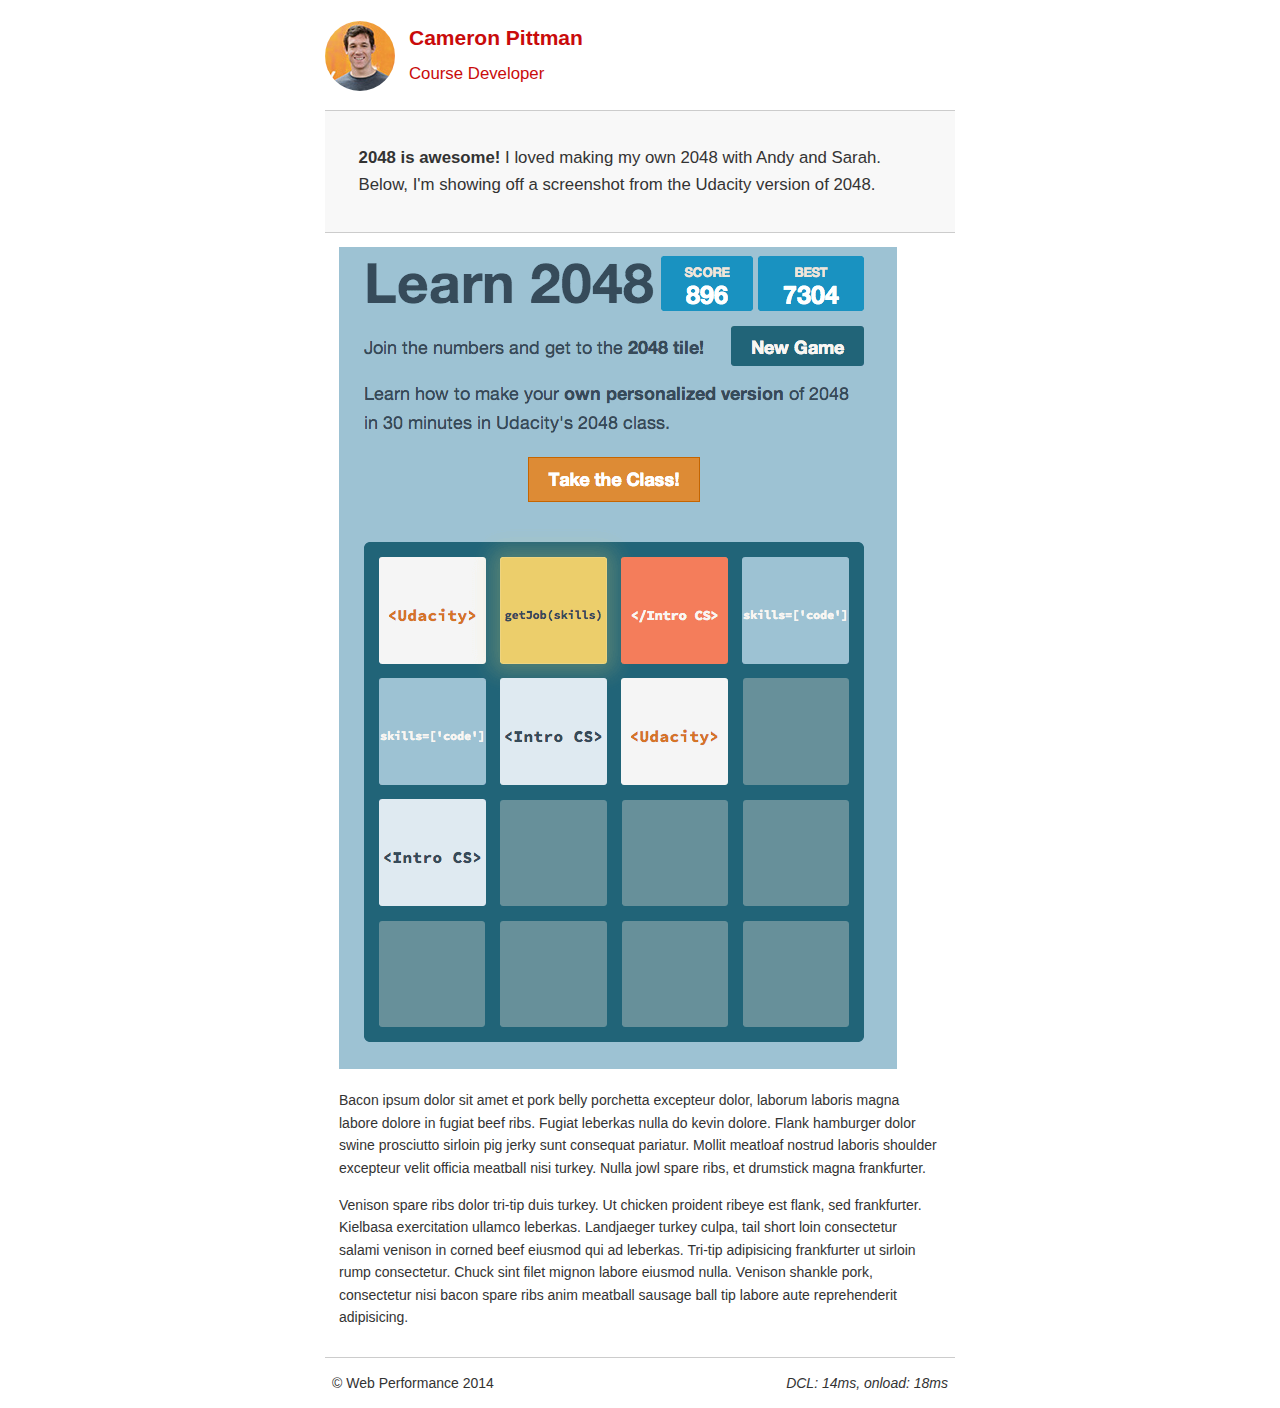
<file: my-frontend-website-optimization 2/project-2048.html>
<!DOCTYPE html>
<html lang="en">
  <head>
    <meta charset="utf-8">
    <meta name="viewport" content="width=device-width, initial-scale=1">
    <meta name="description" content=" FILL ME IN ">
    <meta name="author" content=" FILL ME IN ">
    <title>Cameron Pittman: Portfolio</title>

    <!-- Hmm, what is the impact of web fonts on speed? Measure it... -->
    <!-- <link href="//fonts.googleapis.com/css?family=Open+Sans:400,700" rel="stylesheet"> -->

    <link href="css/style.css" rel="stylesheet">
    <link href="css/print.css" rel="stylesheet">

    <script>
      (function(w,g){w['GoogleAnalyticsObject']=g;
      w[g]=w[g]||function(){(w[g].q=w[g].q||[]).push(arguments)};w[g].l=1*new Date();})(window,'ga');

      // Optional TODO: replace with your Google Analytics profile ID.
      ga('create', 'UA-XXXX-Y');
      ga('send', 'pageview');
    </script>
    <script src="//www.google-analytics.com/analytics.js"></script>
    <script src="js/perfmatters.js"></script>
  </head>

  <body>
    <header>
      <a href="/"><img src="img/profilepic.jpg"></a>
      <p>Cameron Pittman<br><span>Course Developer</span></p>
    </header>

    <div class="container">
      <div class="hero">
        <strong>2048 is awesome!</strong> I loved making my own 2048 with Andy and Sarah. Below, I'm showing off a screenshot from the Udacity version of 2048.
      </div>

      <div class="content">

        <img class="img-responsive" src="img/2048.png">

        <p>Bacon ipsum dolor sit amet et pork belly porchetta excepteur dolor, laborum laboris magna labore dolore in fugiat beef ribs. Fugiat leberkas nulla do kevin dolore. Flank hamburger dolor swine prosciutto sirloin pig jerky sunt consequat pariatur. Mollit meatloaf nostrud laboris shoulder excepteur velit officia meatball nisi turkey. Nulla jowl spare ribs, et drumstick magna frankfurter.</p>

        <p>Venison spare ribs dolor tri-tip duis turkey. Ut chicken proident ribeye est flank, sed frankfurter. Kielbasa exercitation ullamco leberkas. Landjaeger turkey culpa, tail short loin consectetur salami venison in corned beef eiusmod qui ad leberkas. Tri-tip adipisicing frankfurter ut sirloin rump consectetur. Chuck sint filet mignon labore eiusmod nulla. Venison shankle pork, consectetur nisi bacon spare ribs anim meatball sausage ball tip labore aute reprehenderit adipisicing.</p>

    </div>

    <footer>
      <p>&copy; Web Performance 2014 <span id="crp-stats"></span></p>
    </footer>
  </body>
</html>
</file>
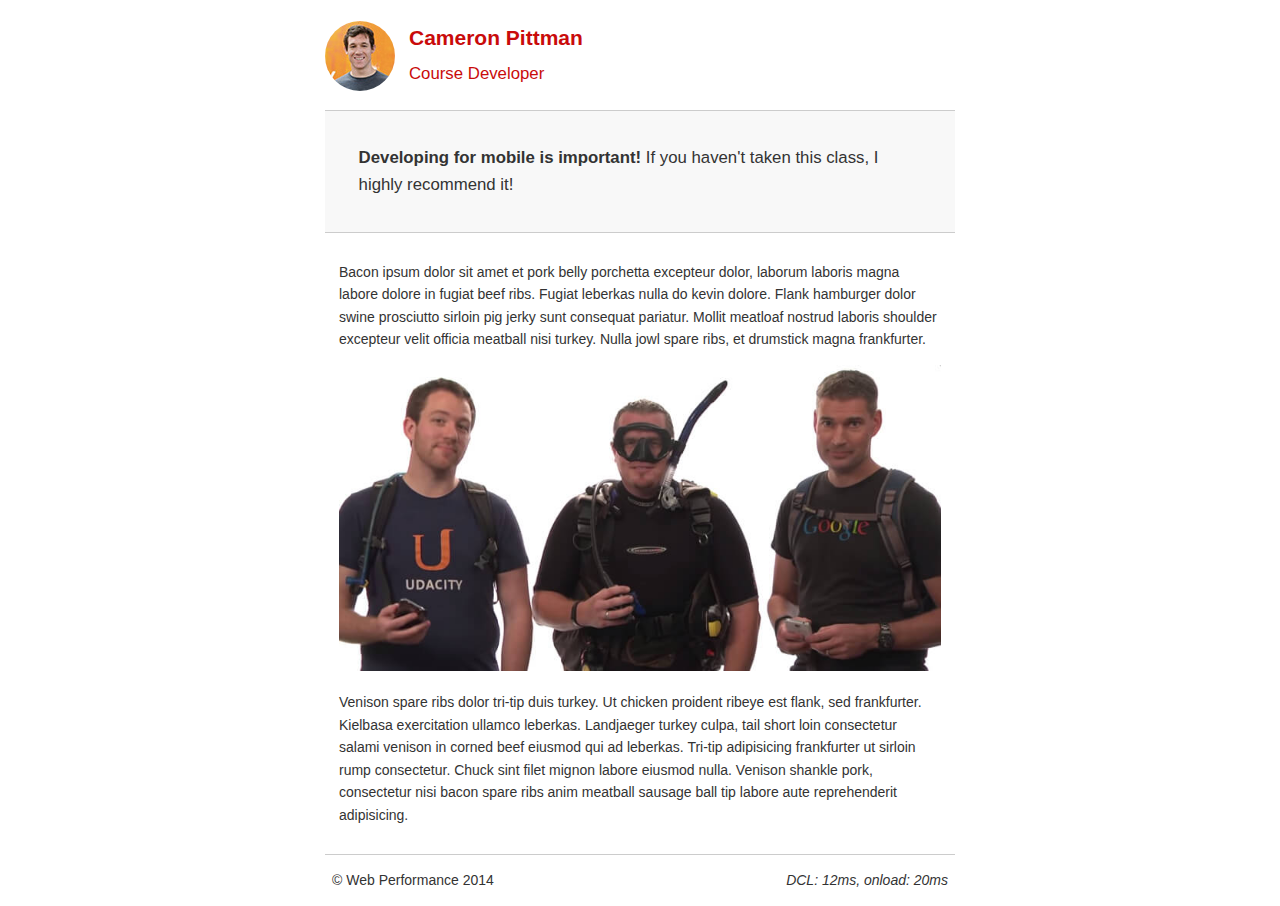
<file: my-frontend-website-optimization 2/project-mobile.html>
<!DOCTYPE html>
<html lang="en">
  <head>
    <meta charset="utf-8">
    <meta name="viewport" content="width=device-width, initial-scale=1">
    <meta name="description" content=" FILL ME IN ">
    <meta name="author" content=" FILL ME IN ">
    <title>Cameron Pitman: Portfolio</title>

    <!-- Hmm, what is the impact of web fonts on speed? Measure it... -->
    <!-- <link href="//fonts.googleapis.com/css?family=Open+Sans:400,700" rel="stylesheet"> -->

    <link href="css/style.css" rel="stylesheet">
    <link href="css/print.css" rel="stylesheet">

    <script>
      (function(w,g){w['GoogleAnalyticsObject']=g;
      w[g]=w[g]||function(){(w[g].q=w[g].q||[]).push(arguments)};w[g].l=1*new Date();})(window,'ga');

      // Optional TODO: replace with your Google Analytics profile ID.
      ga('create', 'UA-XXXX-Y');
      ga('send', 'pageview');
    </script>
    <script src="http://www.google-analytics.com/analytics.js"></script>
    <script async src="js/perfmatters.js"></script>
  </head>

  <body>
    <header>
      <a href="/"><img src="img/profilepic.jpg"></a>
      <p>Cameron Pittman<br><span>Course Developer</span></p>
    </header>

    <div class="container">
      <div class="hero">
        <strong>Developing for mobile is important!</strong> If you haven't taken this class, I highly recommend it!
      </div>

      <div class="content">

        <p>Bacon ipsum dolor sit amet et pork belly porchetta excepteur dolor, laborum laboris magna labore dolore in fugiat beef ribs. Fugiat leberkas nulla do kevin dolore. Flank hamburger dolor swine prosciutto sirloin pig jerky sunt consequat pariatur. Mollit meatloaf nostrud laboris shoulder excepteur velit officia meatball nisi turkey. Nulla jowl spare ribs, et drumstick magna frankfurter.</p>

        <img src="img/mobilewebdev.jpg">

        <p>Venison spare ribs dolor tri-tip duis turkey. Ut chicken proident ribeye est flank, sed frankfurter. Kielbasa exercitation ullamco leberkas. Landjaeger turkey culpa, tail short loin consectetur salami venison in corned beef eiusmod qui ad leberkas. Tri-tip adipisicing frankfurter ut sirloin rump consectetur. Chuck sint filet mignon labore eiusmod nulla. Venison shankle pork, consectetur nisi bacon spare ribs anim meatball sausage ball tip labore aute reprehenderit adipisicing.</p>

    </div>

    <footer>
      <p>&copy; Web Performance 2014 <span id="crp-stats"></span></p>
    </footer>
  </body>
</html>
</file>
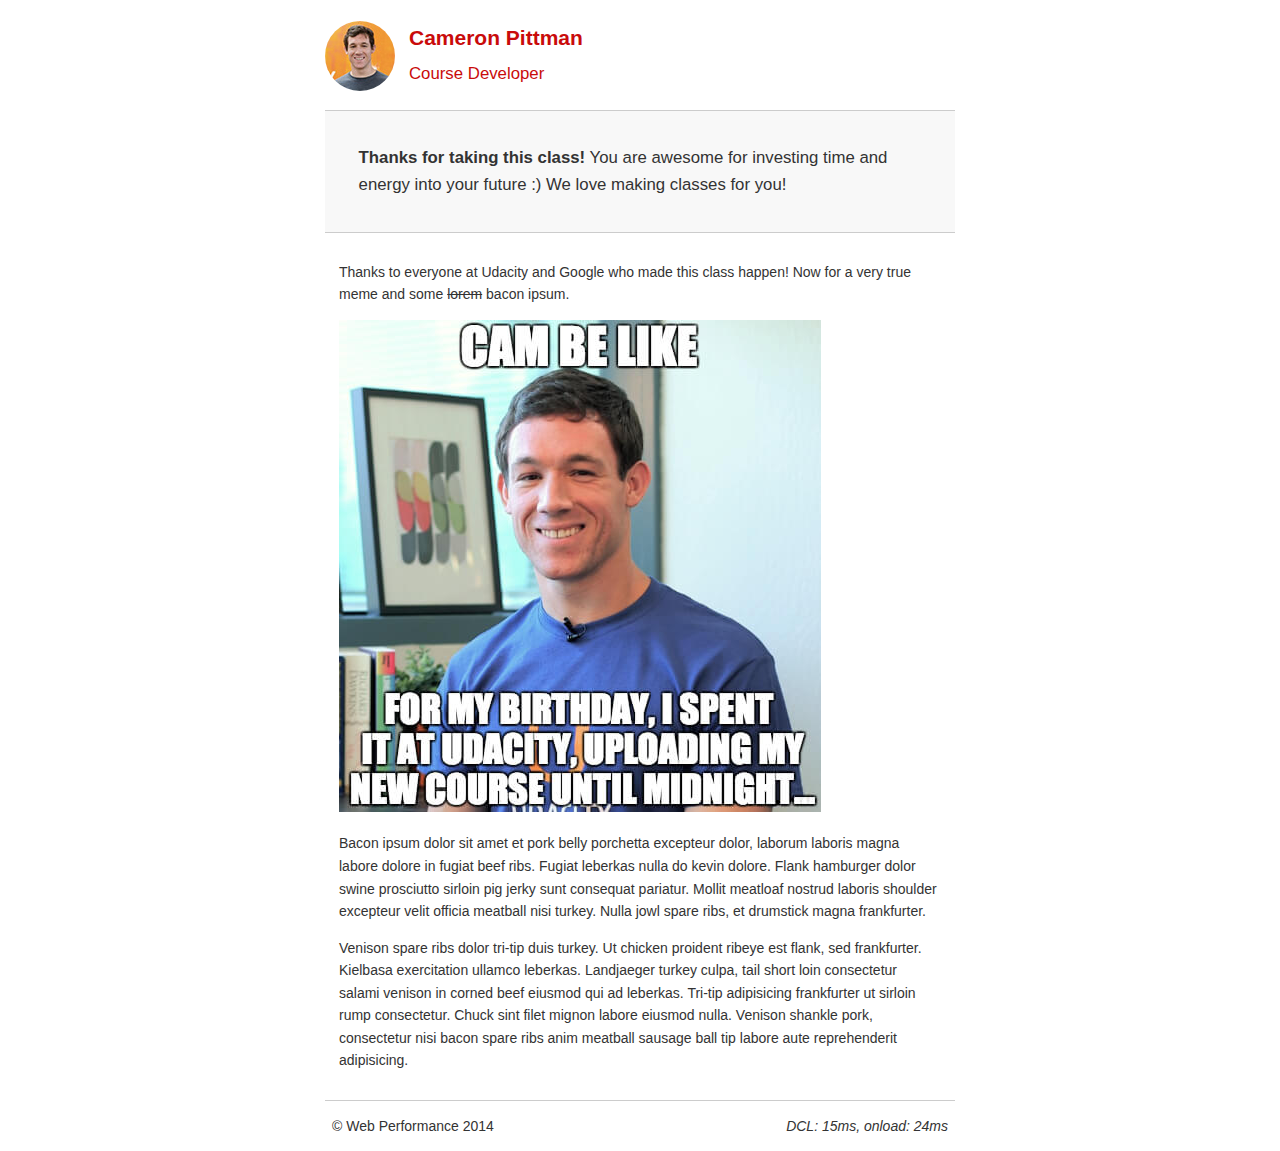
<file: my-frontend-website-optimization 2/project-webperf.html>
<!DOCTYPE html>
<html lang="en">
  <head>
    <meta charset="utf-8">
    <meta name="viewport" content="width=device-width, initial-scale=1">
    <meta name="description" content=" FILL ME IN ">
    <meta name="author" content=" FILL ME IN ">
    <title>Cameron Pittman: Portfolio</title>

    <!-- Hmm, what is the impact of web fonts on speed? Measure it... -->
    <!-- <link href="//fonts.googleapis.com/css?family=Open+Sans:400,700" rel="stylesheet"> -->

    <link href="css/style.css" rel="stylesheet">
    <link href="css/print.css" rel="stylesheet">

    <script>
      (function(w,g){w['GoogleAnalyticsObject']=g;
      w[g]=w[g]||function(){(w[g].q=w[g].q||[]).push(arguments)};w[g].l=1*new Date();})(window,'ga');

      // Optional TODO: replace with your Google Analytics profile ID.
      ga('create', 'UA-XXXX-Y');
      ga('send', 'pageview');
    </script>
    <script src="http://www.google-analytics.com/analytics.js"></script>
    <script async src="js/perfmatters.js"></script>
  </head>

  <body>
    <header>
      <a href="/"><img src="img/profilepic.jpg"></a>
      <p>Cameron Pittman<br><span>Course Developer</span></p>
    </header>

    <div class="container">
      <div class="hero">
        <strong>Thanks for taking this class!</strong> You are awesome for investing time and energy into your future :) We love making classes for you!
      </div>

      <div class="content">

        <p>Thanks to everyone at Udacity and Google who made this class happen! Now for a very true meme and some <strike>lorem</strike> bacon ipsum.</p>

        <img src="img/cam_be_like.jpg">

        <p>Bacon ipsum dolor sit amet et pork belly porchetta excepteur dolor, laborum laboris magna labore dolore in fugiat beef ribs. Fugiat leberkas nulla do kevin dolore. Flank hamburger dolor swine prosciutto sirloin pig jerky sunt consequat pariatur. Mollit meatloaf nostrud laboris shoulder excepteur velit officia meatball nisi turkey. Nulla jowl spare ribs, et drumstick magna frankfurter.</p>

        <p>Venison spare ribs dolor tri-tip duis turkey. Ut chicken proident ribeye est flank, sed frankfurter. Kielbasa exercitation ullamco leberkas. Landjaeger turkey culpa, tail short loin consectetur salami venison in corned beef eiusmod qui ad leberkas. Tri-tip adipisicing frankfurter ut sirloin rump consectetur. Chuck sint filet mignon labore eiusmod nulla. Venison shankle pork, consectetur nisi bacon spare ribs anim meatball sausage ball tip labore aute reprehenderit adipisicing.</p>

    </div>

    <footer>
      <p>&copy; Web Performance 2014 <span id="crp-stats"></span></p>
    </footer>
  </body>
</html>
</file>
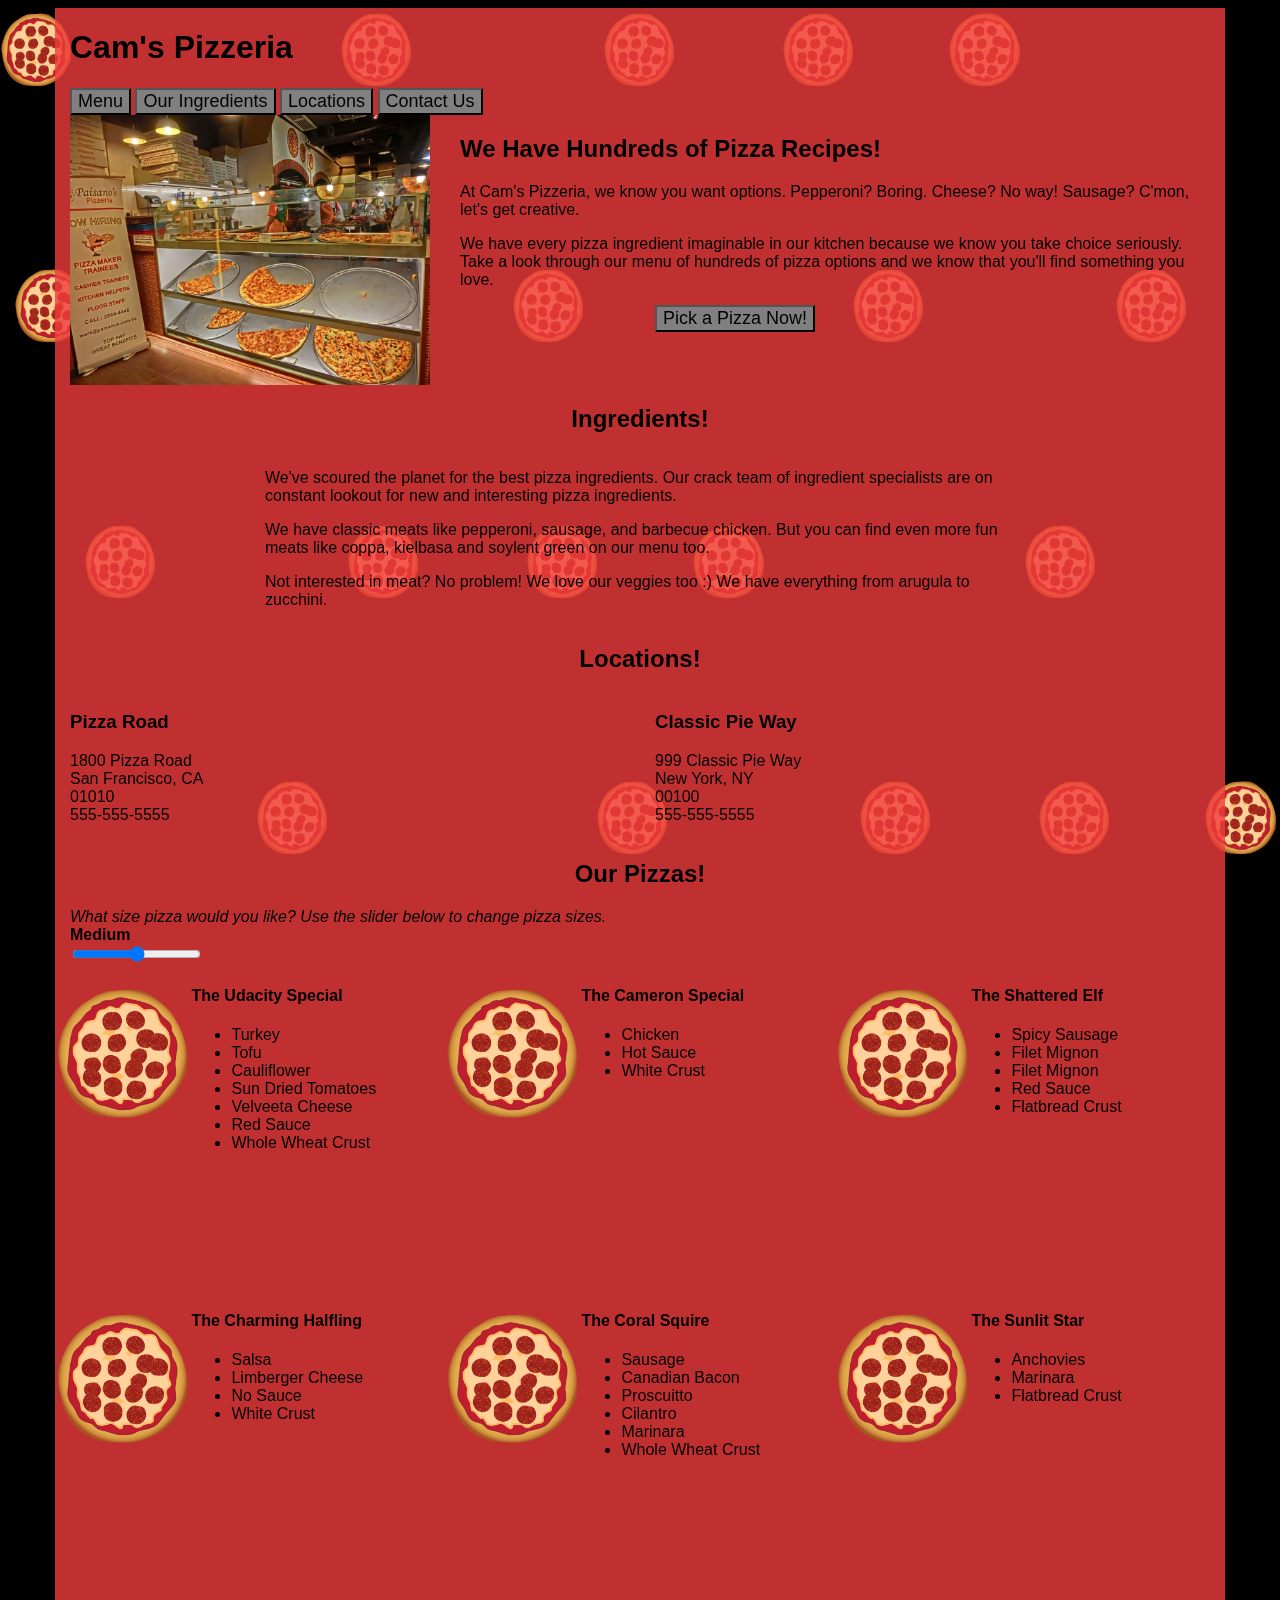
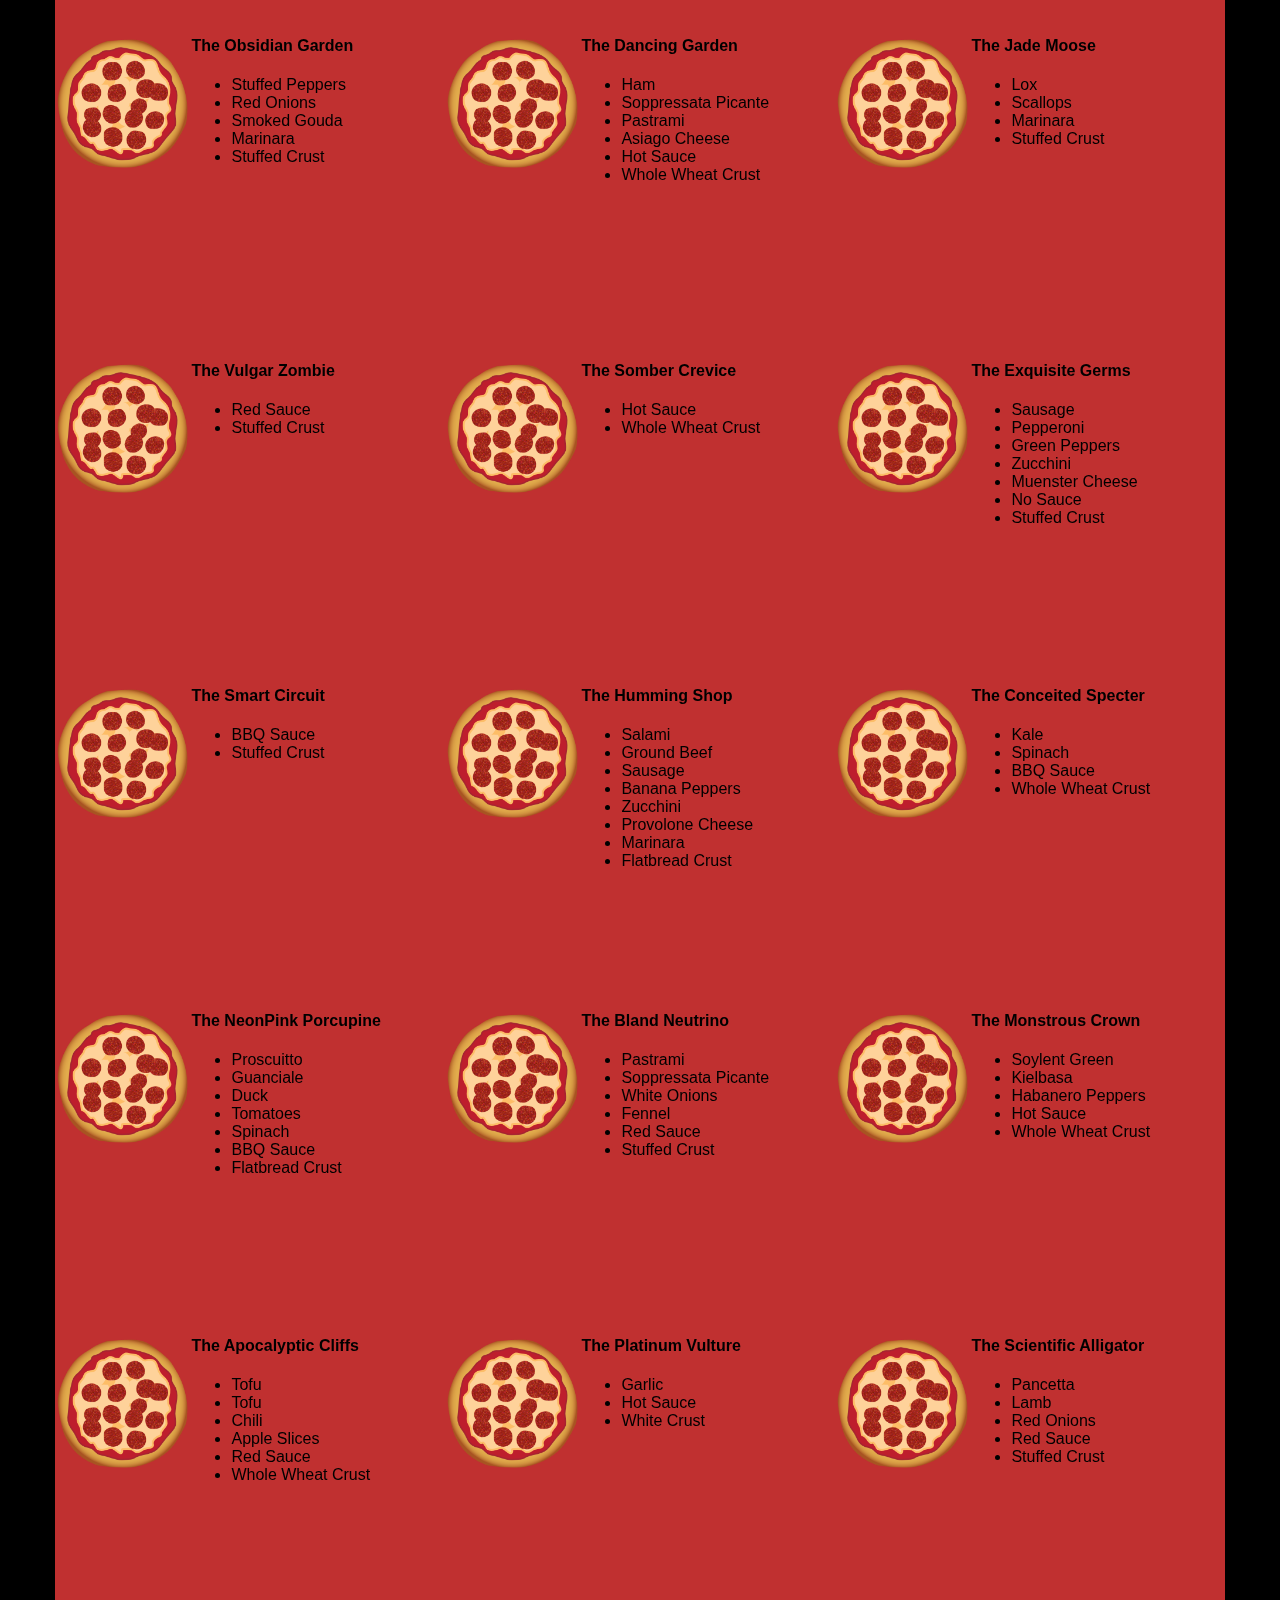
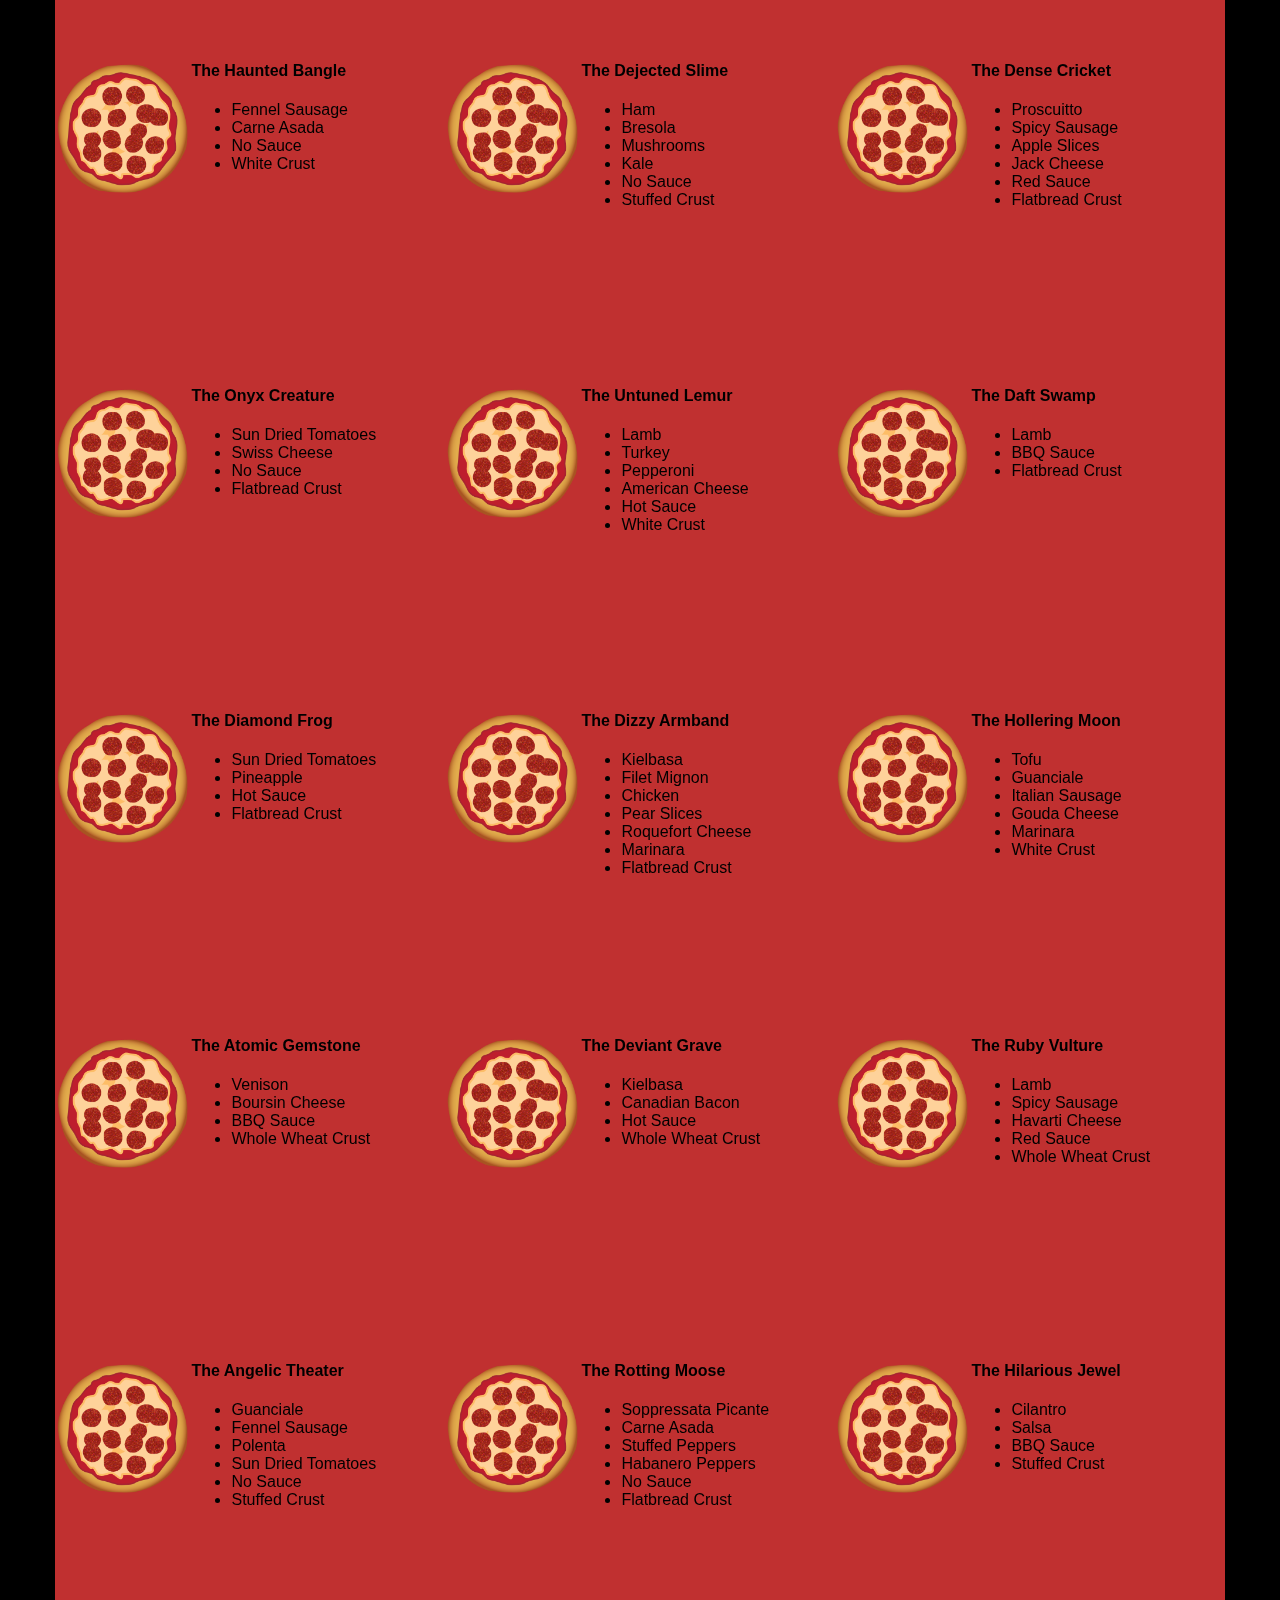
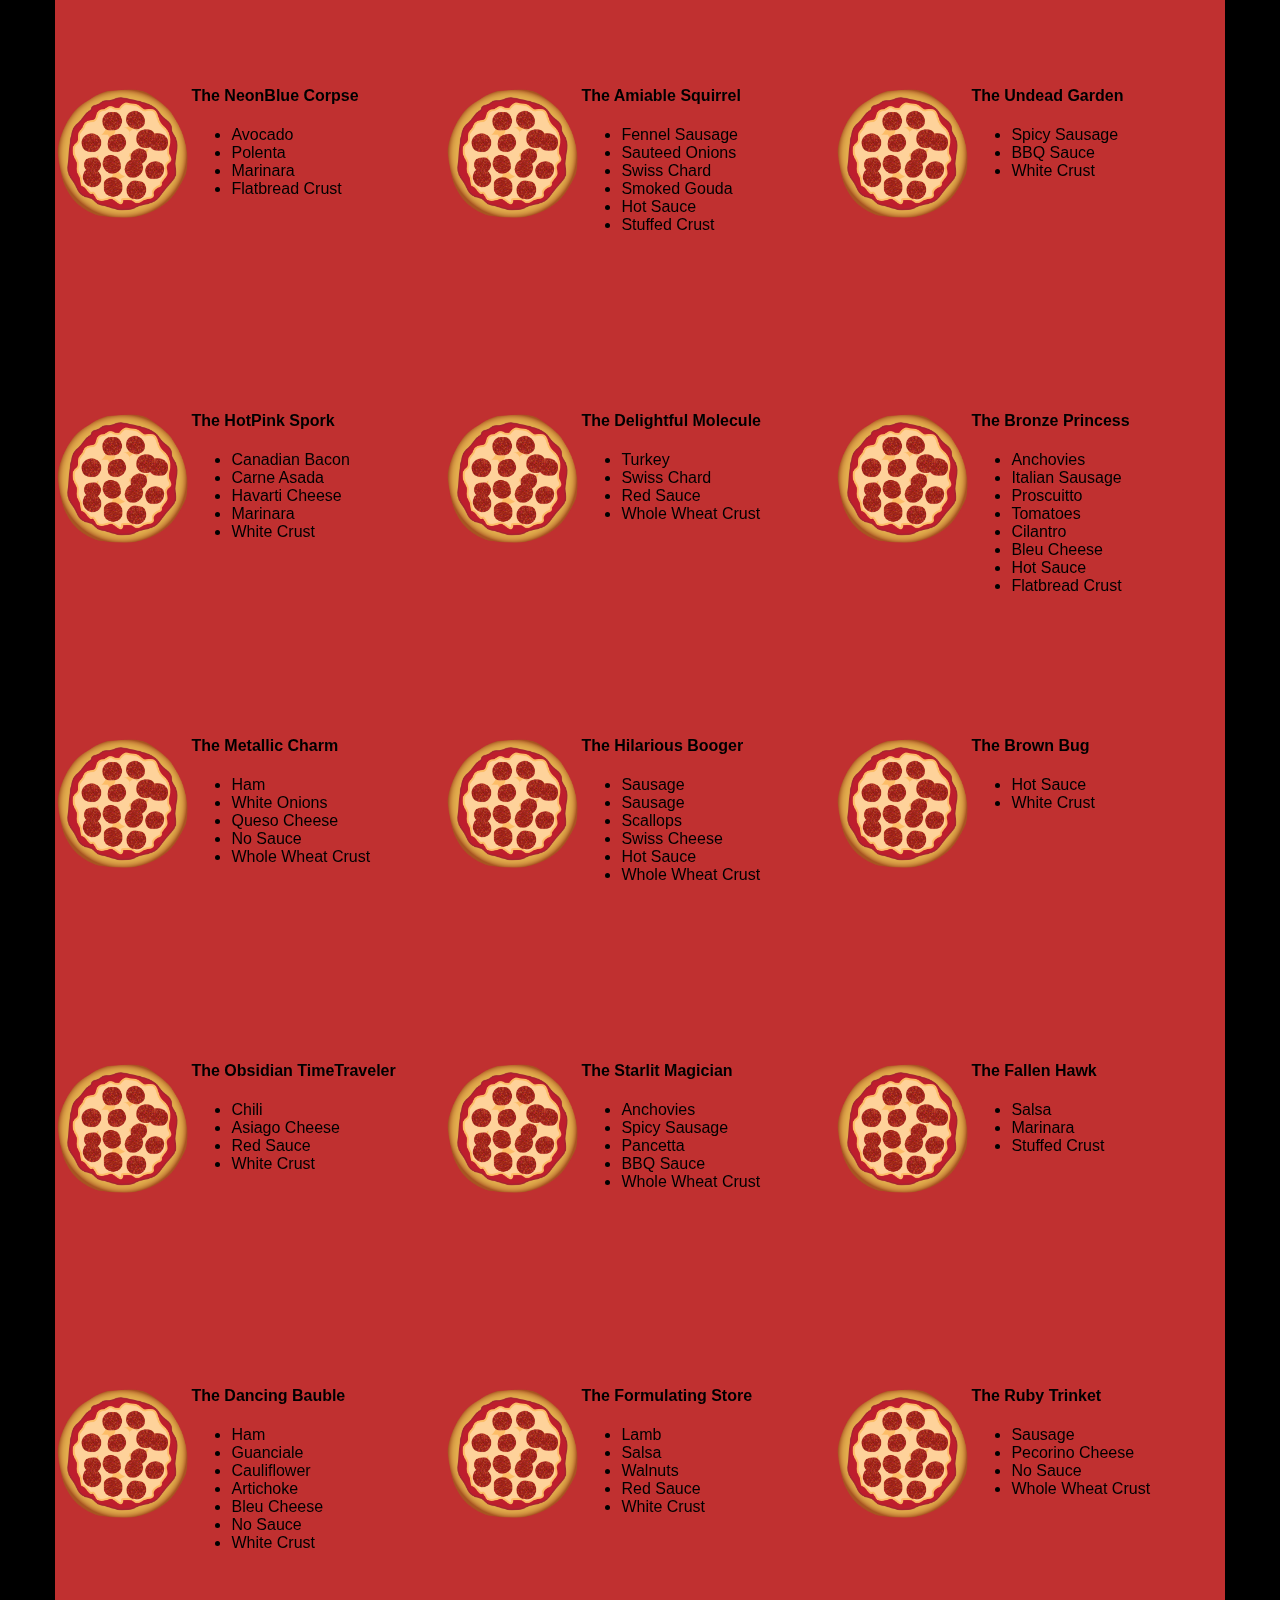
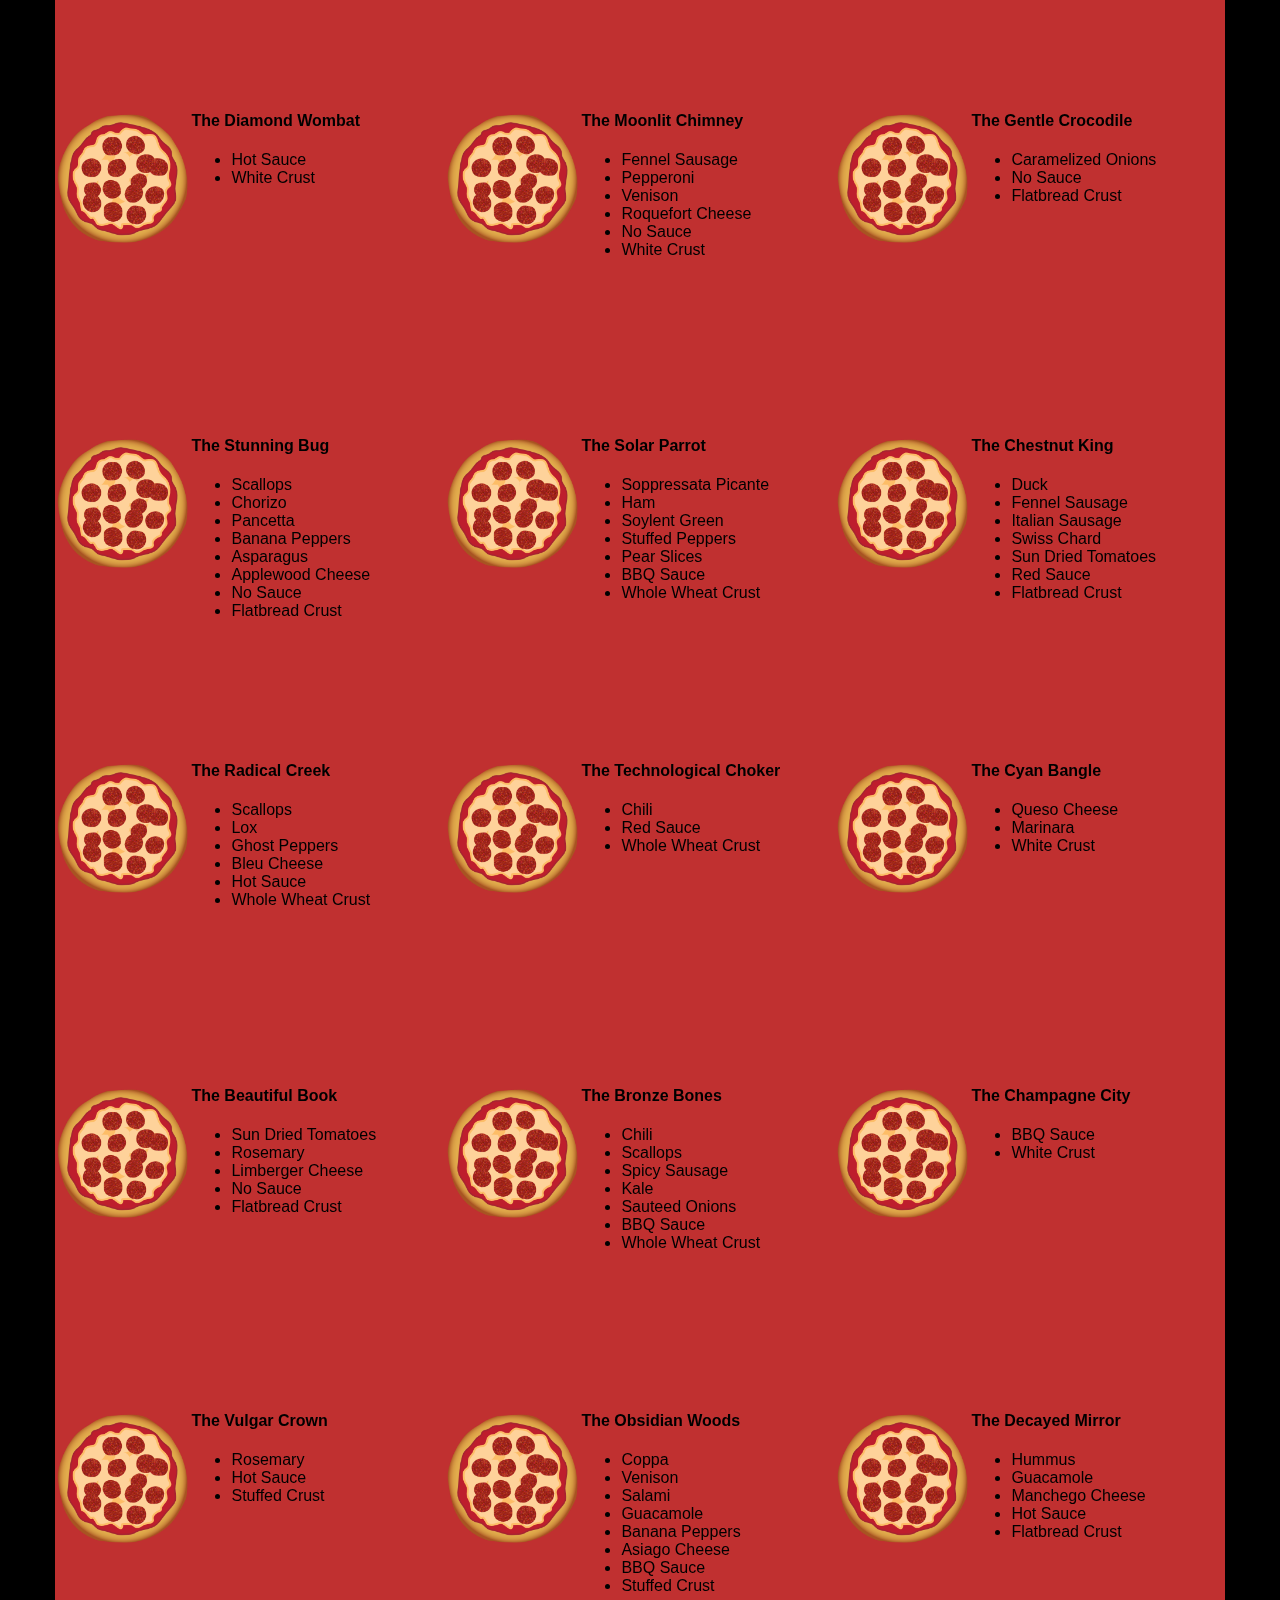
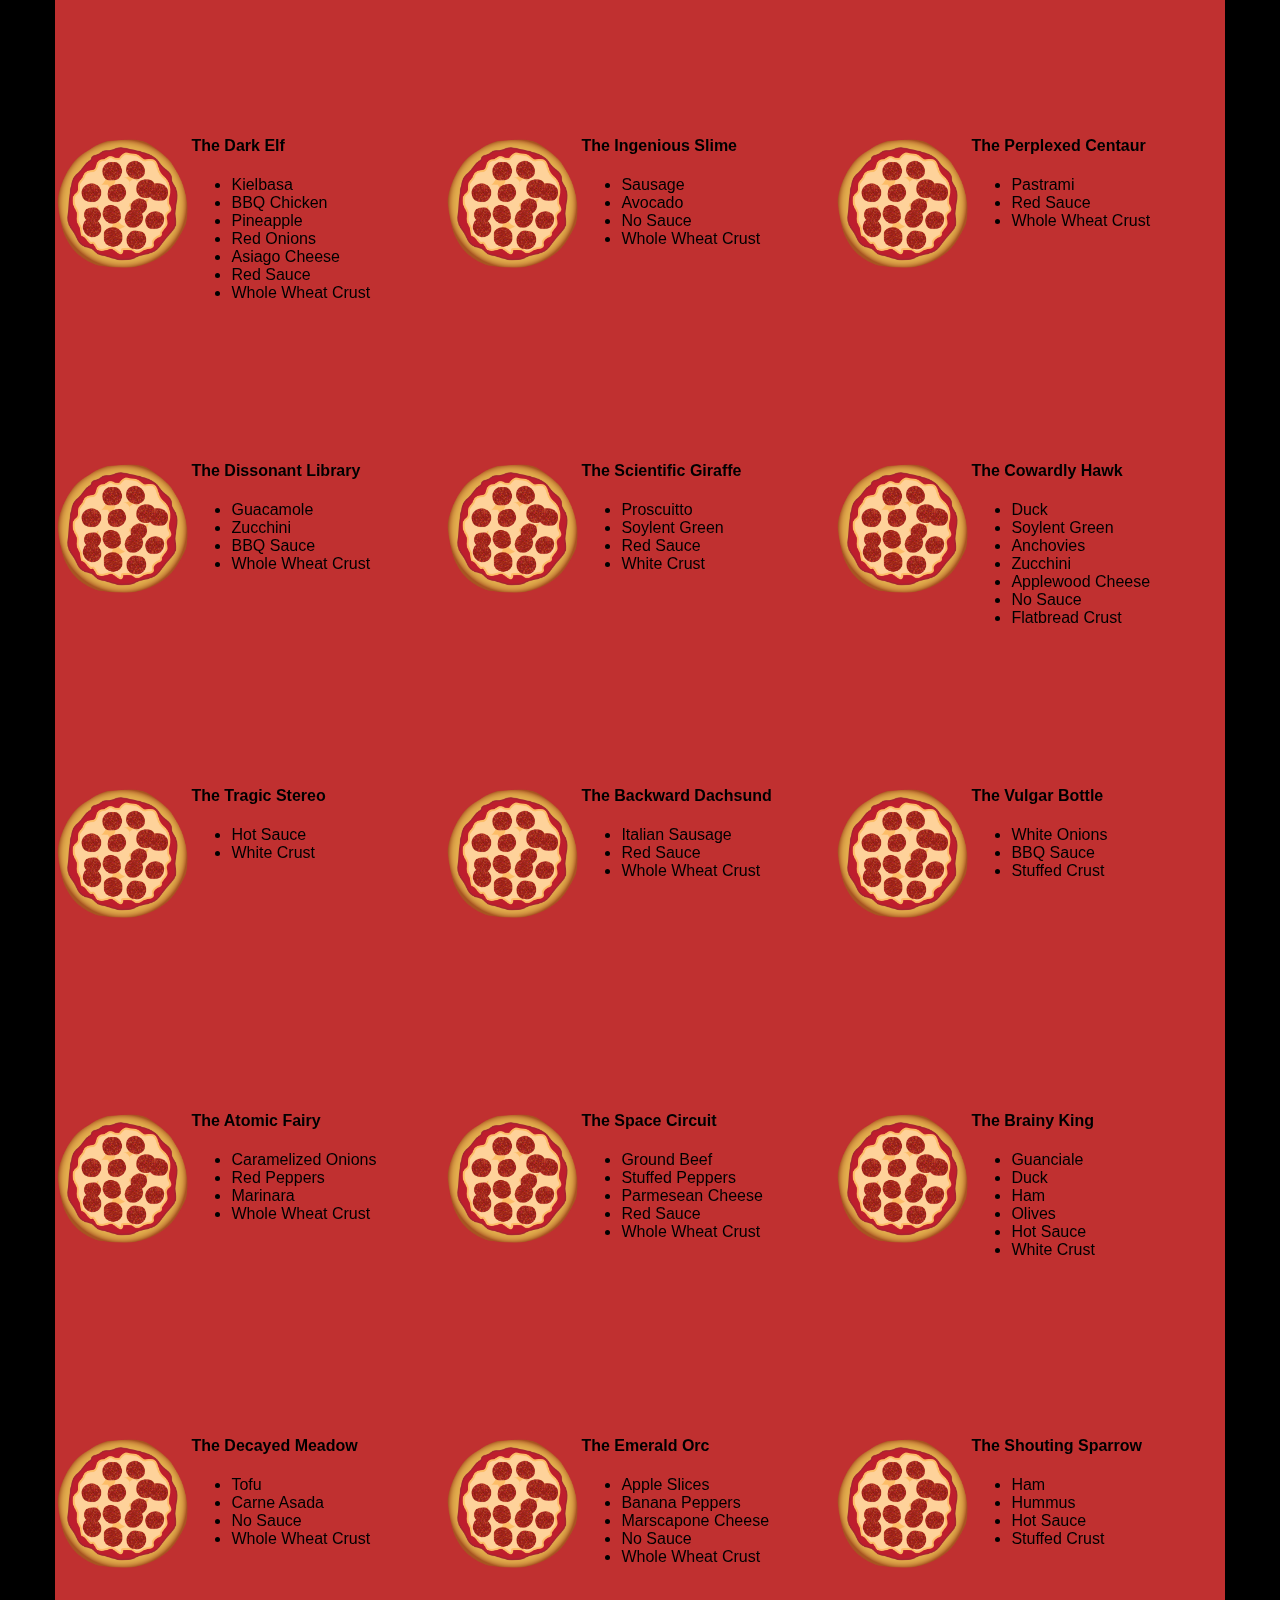
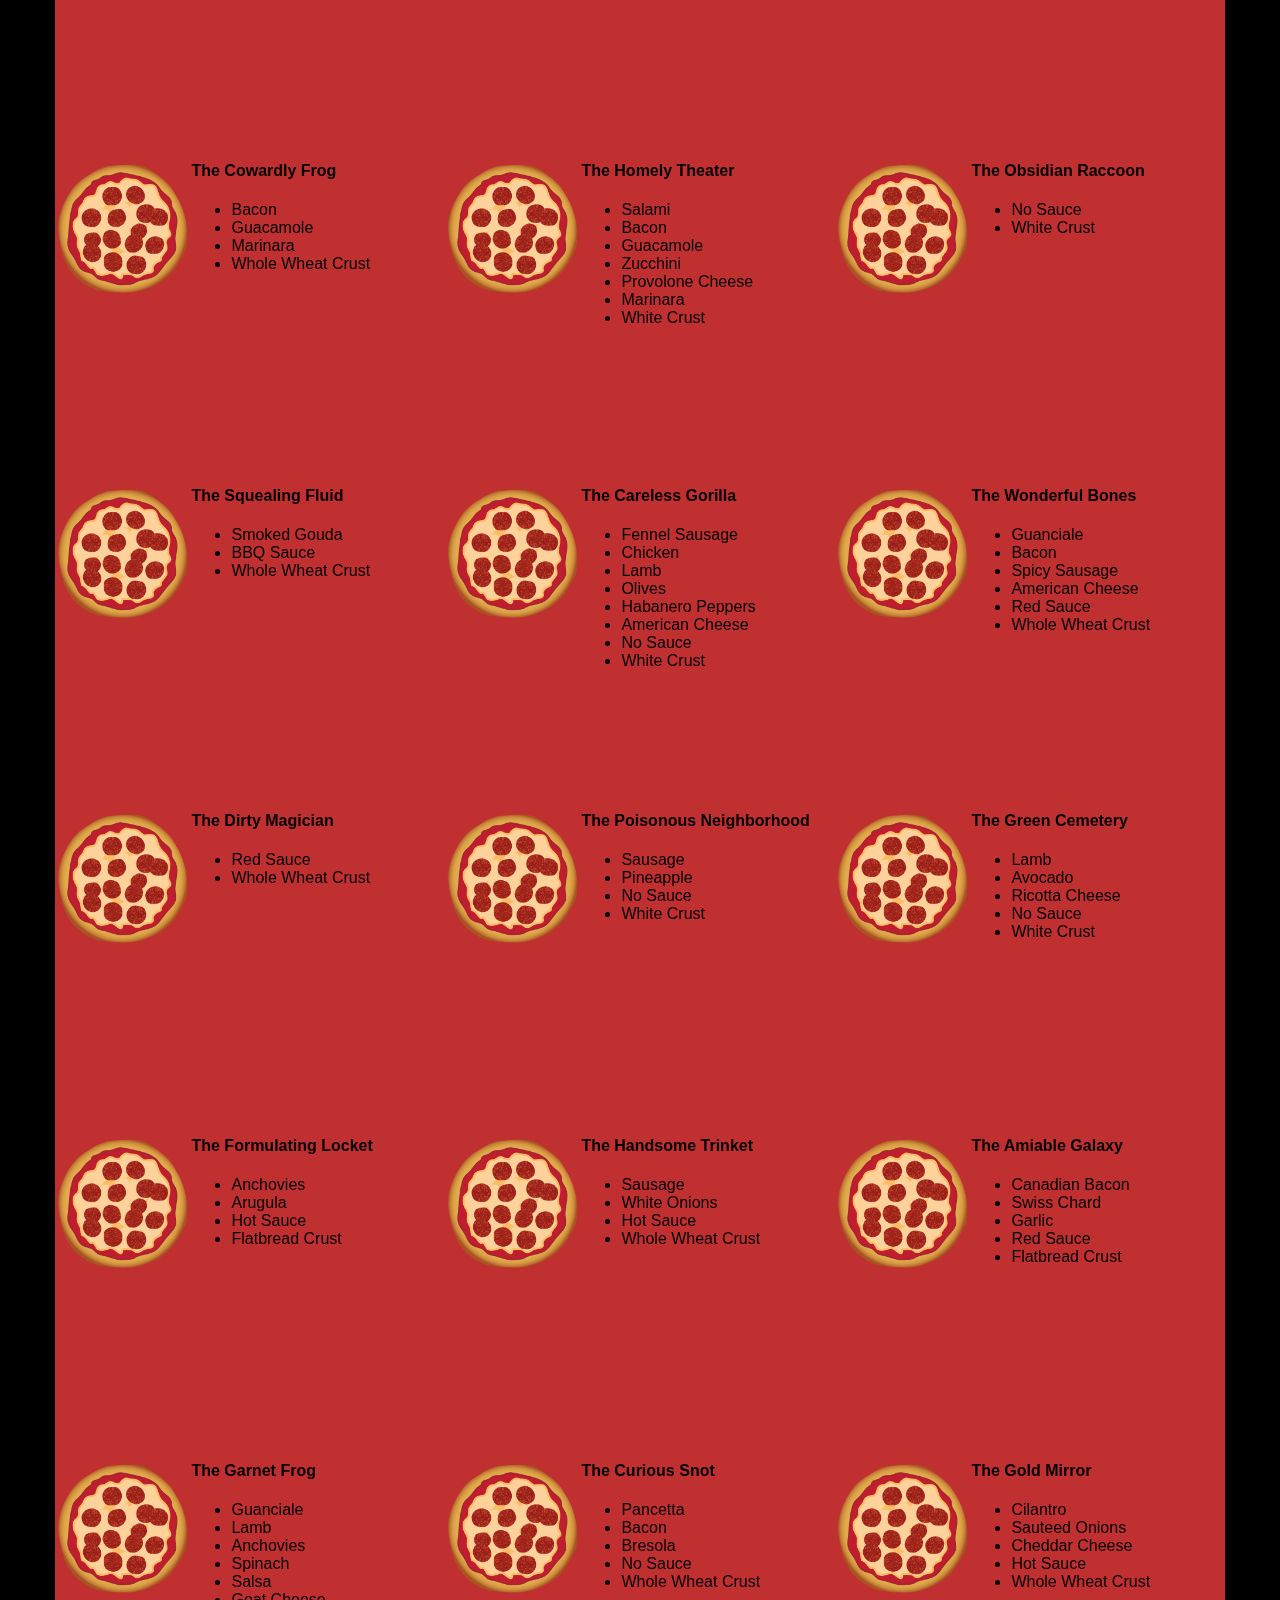
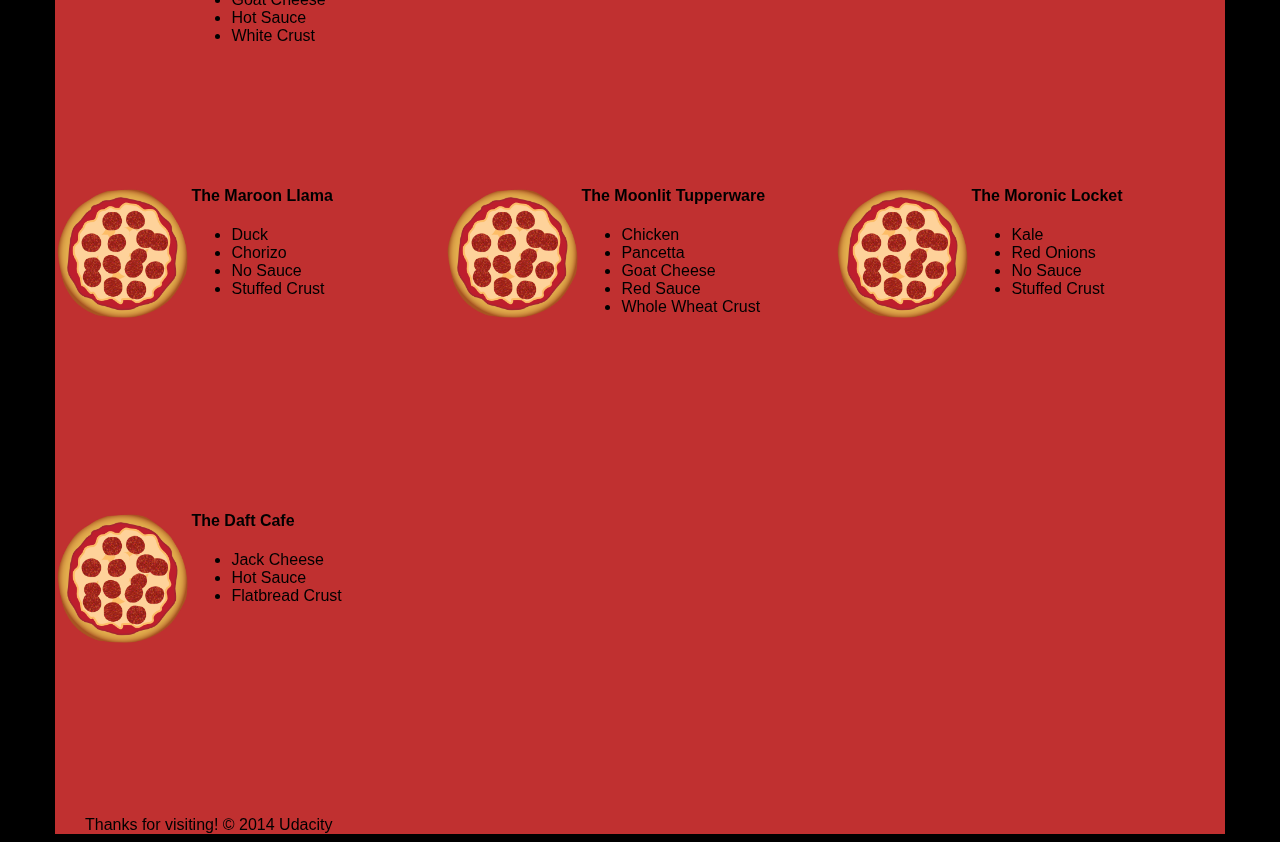
<file: my-frontend-website-optimization 2/views/pizza.html>
<!DOCTYPE HTML>
<html>
<head>
<!--  <link rel="stylesheet" href="css/style.css"> -->
  <style>
    *{-webkit-box-sizing:border-box;-moz-box-sizing:border-box;-box-sizing:border-box}body{font-family:"Trebuchet MS",Helvetica,sans-serif;background:#000}input{background:grey;font-size:18px}form{display:inline-block}.centered{text-align:center}#pizzaSize{font-weight:800}.mover{position:fixed;width:256px;z-index:-1}.randomPizzaContainer{float:left;display:flex}.randomPizzaContainer:after{content:"";display:table;clear:both}.container{background-color:rgba(240,60,60,.8)}
  </style>

  <link rel="stylesheet" href="css/bootstrap-grid.css">
</head>

<body>
  <div class="container">
    <div id="header" class="row">
      <div class="col-md-6">
        <div class="row">
          <div class="col-md-12">
            <h1>Cam's Pizzeria</h1>
            <div class="row">
              <div id="menu" class="col-md-12">
                <form action="#randomPizzas">
                  <input type="submit" value="Menu">
                </form>
                <form action="#ingredients">
                  <input type="submit" value="Our Ingredients">
                </form>
                <form action="#locations">
                  <input type="submit" value="Locations">
                </form>
                <form action="#" onsubmit="alert('Thanks for clicking! This button doesn\'t do anything because this is a fake pizzeria :\)')">
                  <input type="submit" value="Contact Us">
                </form>
              </div>
            </div>
          </div>
        </div>
      </div>
      <div id="movingPizzas1" class="col-md-6">
      </div>
    </div>
    <div id="callToAction" class="row">
      <div class="col-md-4">
        <img src="images/pizzeria1.jpg" class="img-responsive"> <!-- Image credit to: http://commons.wikimedia.org/wiki/File:HK_TST_night_%E5%98%89%E8%98%AD%E9%81%93_Granville_Road_restaurant_Paisano's_Pizzeria_pizza_Dec-2013.JPG -->
      </div>
      <div class="col-md-8">
        <div class="row">
          <div class="col-md-12">
            <h2>We Have Hundreds of Pizza Recipes!</h2>
            <p>At Cam's Pizzeria, we know you want options. Pepperoni? Boring. Cheese? No way! Sausage? C'mon, let's get creative.</p>

            <p>We have every pizza ingredient imaginable in our kitchen because we know you take choice seriously. Take a look through our menu of hundreds of pizza options and we know that you'll find something you love.</p>
          </div>
        </div>
        <div class="row">
          <div class="col-md-6 col-md-push-3">
            <form action="#randomPizzas">
              <input type="submit" value="Pick a Pizza Now!">
            </form>
          </div>
        </div>
      </div>
    </div>
    <div id="ingredients" class="row">
      <div class="col-md-8 col-md-push-2">
        <div class="row">
          <div class="col-md-12 centered">
            <h2>Ingredients!</h2>
          </div>
        </div>
        <div class="row">
          <div class="col-md-12">
            <p>We've scoured the planet for the best pizza ingredients. Our crack team of ingredient specialists are on constant lookout for new and interesting pizza ingredients.</p>

            <p>We have classic meats like pepperoni, sausage, and barbecue chicken. But you can find even more fun meats like coppa, kielbasa and soylent green on our menu too.</p>

            <p>Not interested in meat? No problem! We love our veggies too :) We have everything from arugula to zucchini.</p>
          </div>
        </div>
      </div>
    </div>
    <div id="locations" class="row">
      <div class="col-md-12">
        <h2 style="text-align: center">Locations!</h2>
        <div class="row">
          <div class="col-md-6">
            <h3>Pizza Road</h3>
            <p>1800 Pizza Road<br>San Francisco, CA<br>01010<br>555-555-5555</p>
          </div>
          <div class="col-md-6">
            <h3>Classic Pie Way</h3>
            <p>999 Classic Pie Way<br>New York, NY<br>00100<br>555-555-5555</p>
          </div>
        </div>
      </div>
    </div>
    <div id="pizzaGenerator" class="row">
      <div class="col-md-12">
        <h2 style="text-align: center">Our Pizzas!</h2>
        <div class="row">
          <div class="col-md-12">
            <em>What size pizza would you like? Use the slider below to change pizza sizes.</em>
          </div>
          <div id="pizzaSize" class="col-md-6">Medium</div>
          <div class="col-md-12">
            <input id="sizeSlider" type="range" min="1" max="3" value="2" step="1" onchange="resizePizzas(this.value)"></input>
          </div>
        </div>
        <div id="randomPizzas" class="row">
          <div id="pizza0" class="randomPizzaContainer" style="width:33.33%; height: 325px;">
            <div style="width:35%">
              <img src="images/pizza.png" class="img-responsive">
            </div>
            <div style="width:65%">
              <h4>The Udacity Special</h4>
              <ul>
                <li>Turkey</li>
                <li>Tofu</li>
                <li>Cauliflower</li>
                <li>Sun Dried Tomatoes</li>
                <li>Velveeta Cheese</li>
                <li>Red Sauce</li>
                <li>Whole Wheat Crust</li>
              </ul>
            </div>
          </div>
          <div id="pizza1" class="randomPizzaContainer" style="width:33.33%; height: 325px;">
            <div style="width:35%">
              <img src="images/pizza.png" class="img-responsive">
            </div>
            <div style="width:65%">
              <h4>The Cameron Special</h4>
              <ul>
                <li>Chicken</li>
                <li>Hot Sauce</li>
                <li>White Crust</li>
              </ul>
            </div>
          </div>
        </div>
      </div>
    </div>
    <div id="footer" class="col-md-12">Thanks for visiting! &copy; 2014 Udacity</div>
  </div>
  <script type="text/javascript" src="js/main.js"></script>
</body>

</html>
</html>
</file>
<file: my-frontend-website-optimization 2/css/style.css>
html {
  font-size: 100%;
  overflow-y: scroll;
  -webkit-tap-highlight-color: rgba(0,0,0,0);
  -ms-text-size-adjust: 100%;
  -webkit-text-size-adjust: none;
}
body { margin: 0; font-size: 14px; line-height: 1.61; font-weight: 400; }
body, button, input, select, textarea { font-family: 'Open Sans', sans-serif; color: #333; }

a { color: #12C; }
a:visited { color: #61C; }
a:focus { outline: thin dotted; }
a:hover, a:active { color: #c00; outline: 0; }

b, strong { font-weight: bold; }
pre, code { font-family: monospace, monospace; font-size: 1em; }
ul, ol { margin: 1em 0; padding: 0 0 0 20px; }
img { border: 0; max-width: 100%; }

body { background: #fff; }
header, footer, .container { max-width: 45em; margin: 0 auto; }

header { padding: 0 0.5em; color: #C90B0B; }
header img { border-radius: 40px; float: left; }
header p { font-size:1.5em; font-weight: bold; padding-left: 4em;}
header p span { font-size: 0.8em; font-weight: normal;}

.hero { padding: 2em; background-color: #f8f8f8; font-size:1.2em;
  border-bottom: 1px solid #ccc;
  border-top: 1px solid #ccc;
}

.content { padding: 1em 1em; }
.content li { list-style-type: none; font-size: 1.1em;}
li img { float:left; padding-right: 1em; }
li p { font-size: 0.9em; font-style: italic; }

footer {
  padding: 0 0.5em;
  border-top: 1px solid #ccc;
}
footer span { float: right; font-style: italic; }

/* Smartphones (portrait) */
@media only screen and (max-width: 480px) {
  body { font-size: 12px;}
  header p { padding-left: 4.5em;}
}
</file>
<file: my-frontend-website-optimization 2/css/print.css>
@media print {
  * { background: transparent !important; color: black !important; text-shadow: none !important; filter:none !important; -ms-filter: none !important; }
  a, a:visited { color: #444 !important; text-decoration: underline; }
  a[href]:after { content: " (" attr(href) ")"; }
  tr, img { page-break-inside: avoid; }
  img { max-width: 100% !important; }
  @page { margin: 0.5cm; }
  p, h2, h3 { orphans: 3; widows: 3; }
  h2, h3{ page-break-after: avoid; }
}
</file>
<file: my-frontend-website-optimization 2/views/css/style.css>
/** {
  outline: 1px solid red !important;
}*/
* {
  -webkit-box-sizing: border-box;
  -moz-box-sizing: border-box;
  -box-sizing: border-box;
}

body {
  font-family: "Trebuchet MS", Helvetica, sans-serif;
  background: black;
}

input {
  background: grey;
  font-size: 18px;
}

form {
  display: inline-block;
}

.centered {
  text-align: center;
}

#pizzaSize {
  font-weight: 800;
}

.mover {
  position: fixed;
  width: 256px;
  z-index: -1;
}

.randomPizzaContainer {
  float: left;
  display: flex;
}

.randomPizzaContainer:after {
  content: "";
  display: table;
  clear:both;
}

 .container {
  background-color: rgba(240, 60, 60, 0.8);
}
</file>
